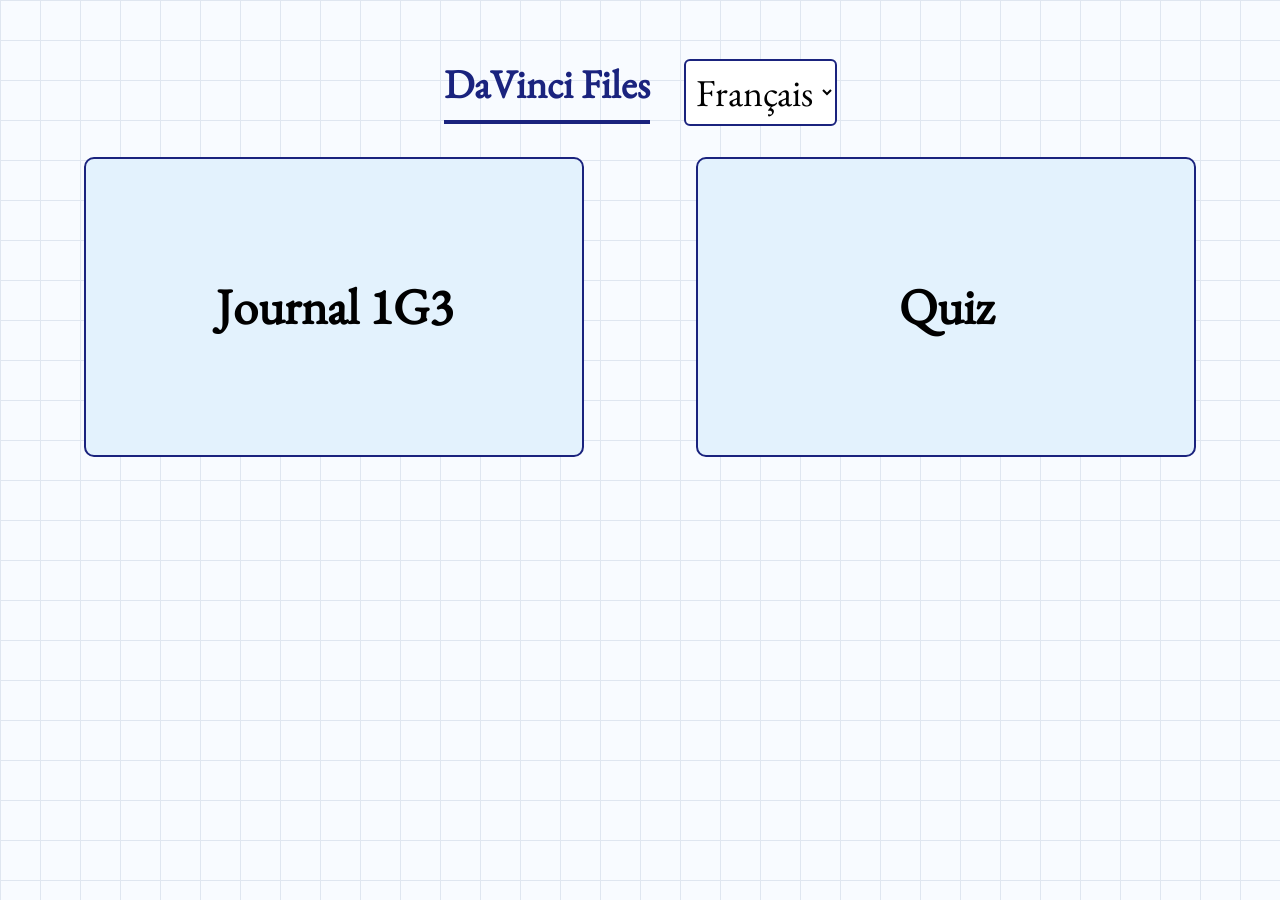
<file: index.html>
<!Doctype HTML>
<html>
	<head>
    <meta charset=utf-8>
		<link rel="stylesheet" href=./CSS/stylesheet.css>
		<title> Journal DNL </title>
    <script charset="utf-8" src="./script.js" defer></script>
	</head>
	<body>
		<table>
		<tr>
			<td>
      <div class="center">
			  <h1 class="main_title"> DaVinci Files </h1>
      </div>
			</td>
			<td>
      <select name="language" id="language" class="language">
        <option value="french">Français</option>
        <option value="english">English</option>
      </select>
			</td>
		</tr>
		</table>
		<div class="container">
			<button onclick="window.location.href='https://shrek-consul.my.canva.site/da-vinci-files-1'">Journal 1G3</button>
			<button onclick="window.location.href='./quiz/SiteWeb.html'">Quiz</button>
		</div>
	</body>
</html>
</file>
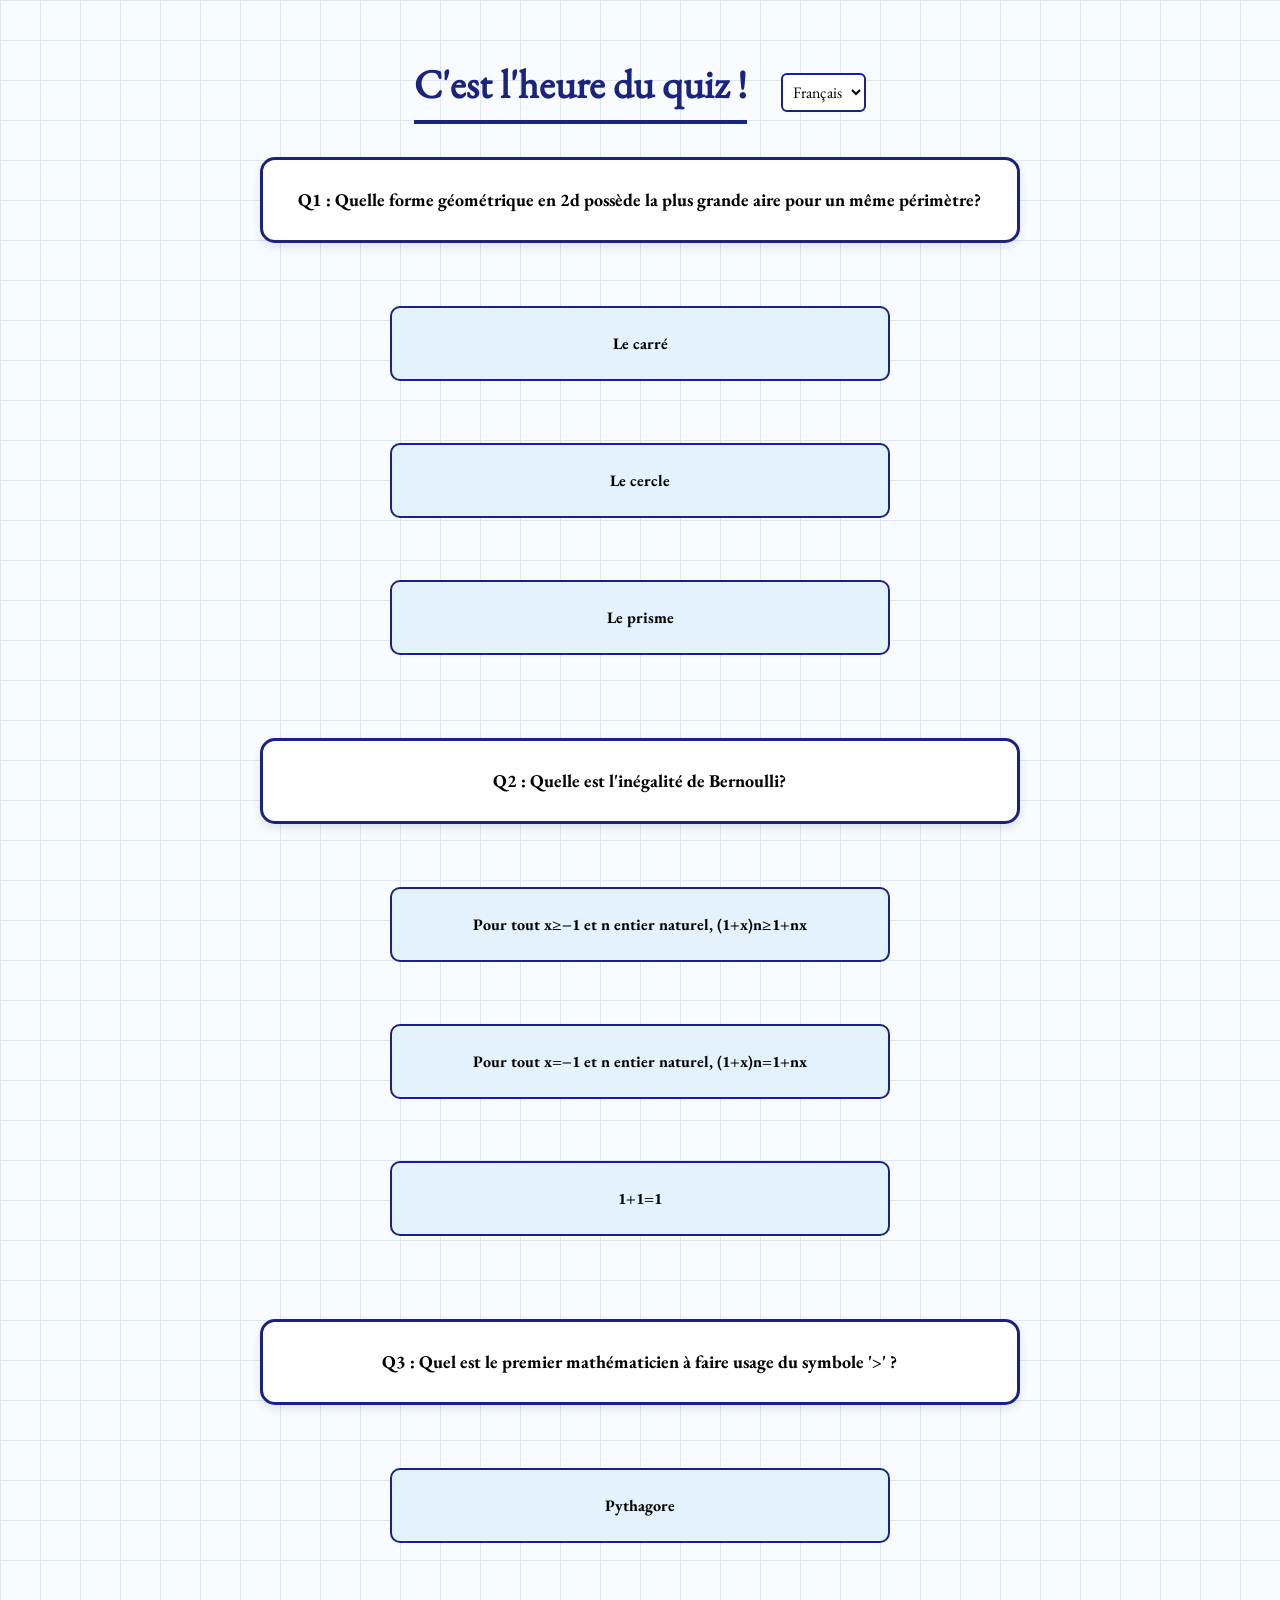
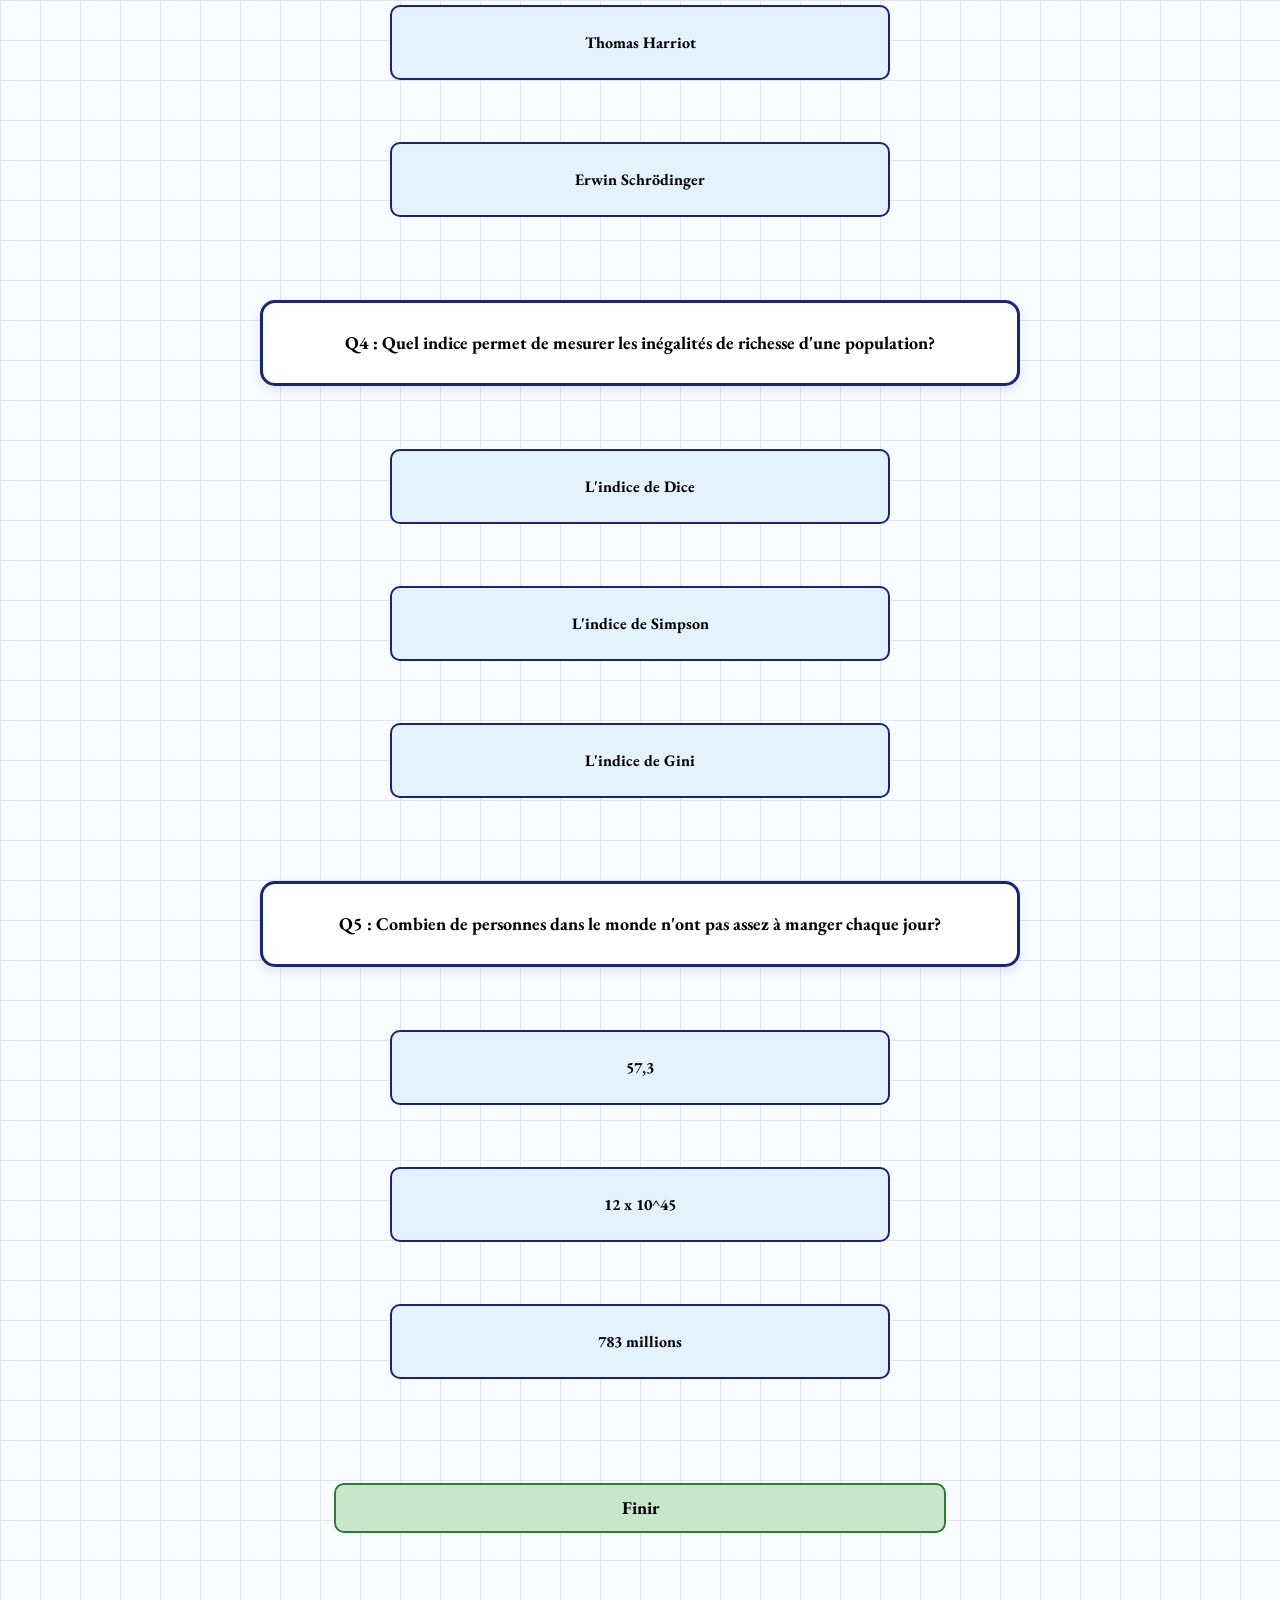
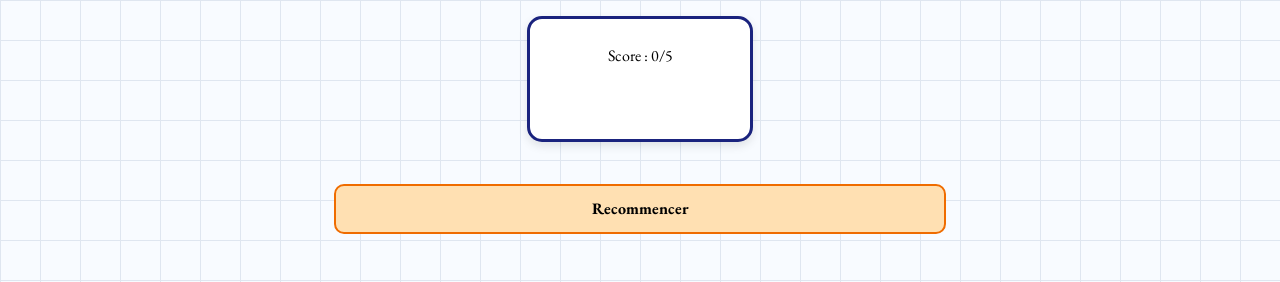
<file: quiz/SiteWeb.html>
<!DOCTYPE HTML>
<html>
<head>
    <meta charset="utf-8">
    <title>Quiz</title>
    <link rel="stylesheet" href="SiteWeb.css">
    <script src="SiteWeb.js" defer></script>
</head>

<body>

	<table>
	<tr>
		<td><h1 id="quiztitle">C'est l'heure du quiz !</h1></td>

		<td>
			<select id="language" onchange="changeLanguage()">
				<option value="fr">Français</option>
				<option value="en">English</option>
			</select>
		</td>
	</tr>
	</table>

    <!-- Question 1 -->
    <div id="divq">
        <p id="question1">Q1 : Quelle forme g&eacute;om&eacute;trique en 2d poss&egrave;de la plus grande aire pour un même p&eacute;rim&egrave;tre?</p>
    </div>

	<br><br><br>

    <button id="rep1" onclick="Color1()">Le carr&eacute;</button><br><br>
    <button id="rep2" onclick="Color1(); Add1();">Le cercle</button><br><br>
    <button id="rep3" onclick="Color1()">Le prisme</button>

    <br><br><br>

    <!-- Question 2 -->
    <div id="divq">
        <p id="question2">Q2 : Quelle est l'in&eacute;galit&eacute; de Bernoulli?</p>
    </div>
	
	<br><br><br>

    <button id="rep4" onclick="Color2(); Add1();">Pour tout x≥−1 et n entier naturel, (1+x)n≥1+nx</button><br><br>
    <button id="rep5" onclick="Color2()">Pour tout x=−1 et n entier naturel, (1+x)n=1+nx</button><br><br>
    <button id="rep6" onclick="Color2()">1+1=1</button>

    <br><br><br>

    <!-- Question 3 -->
    <div id="divq">
        <p id="question3">Q3 : Quel est le premier math&eacute;maticien &agrave; faire usage du symbole '>' ?</p>
    </div>
	
	<br><br><br>

    <button id="rep7" onclick="Color3()">Pythagore</button><br><br>
    <button id="rep8" onclick="Color3(); Add1();">Thomas Harriot</button><br><br>
    <button id="rep9" onclick="Color3()">Erwin Schrödinger</button>

    <br><br><br>

    <!-- Question 4 -->
    <div id="divq">
        <p id="question4">Q4 : Quel indice permet de mesurer les in&eacute;galit&eacute;s de richesse d'une population?</p>
    </div>
	
	<br><br><br>

    <button id="rep10" onclick="Color4()">L'indice de Dice</button><br><br>
    <button id="rep11" onclick="Color4()">L'indice de Simpson</button><br><br>
    <button id="rep12" onclick="Color4(); Add1();">L'indice de Gini</button>

    <br><br><br>

    <!-- Question 5 -->
    <div id="divq">
        <p id="question5">Q5 : Combien de personnes dans le monde n'ont pas assez &agrave; manger chaque jour?</p>
    </div>
	
	<br><br><br>

    <button id="rep13" onclick="Color5()">57,3</button><br><br>
    <button id="rep14" onclick="Color5()">12 x 10^45</button><br><br>
    <button id="rep15" onclick="Color5(); Add1();">783 millions</button>

    <br><br><br><br>

    <center>
        <button id="finish" onclick="finish()">Finir</button>
		<br>
		<br>
		<br>
		<div id="divscore">
			<p>Score : <span id="score">0</span>/5</p>
			<p id="message"></p>
		</div>	
    </center>

    <br><br>

    <center>
        <button id="restart" onclick="location.reload()">Recommencer</button>
    </center>

</body>
</html>
</file>
<file: quiz/SiteWeb.css>
/* ===== STYLE GENERAL ===== */
@font-face {
  font-family: 'Fontpasvole-Regular';
  src: url('../fonts/EBGaramond-Regular.ttf')  format('truetype');
}
@font-face {
  font-family: 'Fontpasvole-Bold';
  src: url('../fonts/EBGaramond-Bold.ttf');
}
body {
	padding: 20px;
	font-family: "Fontpasvole-Regular";
	background-color: #f8fbff;

	/* fond quadrillé style cahier de maths */
	background-image:
	linear-gradient(#dfe6f0 1px, transparent 1px),
	linear-gradient(90deg, #dfe6f0 1px, transparent 1px);

	background-size: 40px 40px;
	text-align: center;
}

/* ===== TITRE ===== */
#quiztitle {
	text-align: center;
	font-size: 40px;
	color: #1a237e;
	border-bottom: 4px solid #1a237e;
	padding-bottom: 10px;
	margin-bottom: 30px;
}

/* ===== QUESTIONS (toutes uniformes) ===== */
#divq {
	height: 60px;
	width: 60%;
	border: 3px solid #1a237e;
	border-radius: 15px;
	margin: auto;
	padding: 10px;
	background-color: white;
	box-shadow: 0px 4px 10px rgba(0,0,0,0.1);
}

/* IDs individuels des questions */
#question1,
#question2,
#question3,
#question4,
#question5 {
  font-family:"Fontpasvole-Bold";
	text-align: center;
	font-size: 18px;
}

/* ===== BOUTONS ===== */
button {
	border-radius: 10px;
	padding: 10px;
	cursor: pointer;
	margin: 0 auto 20px auto;
	display: block;

	background-color: #e3f2fd;
	border: 2px solid #1a237e;

	font-size: 16px;
  font-family:"Fontpasvole-Bold";
	transition: all 0.2s ease;
	width: 500px;    /* Tous les boutons mêmes dimensions */
	height: 75px;
	word-wrap: break-word;
}

button:hover {
	background-color: #bbdefb;
	transform: scale(1.05);
}

/* ===== BOUTON FIN ===== */
#finish {
	height: 50px;
	width: 50%;
	font-size: 18px;
	background-color: #c8e6c9;
	border: 2px solid #2e7d32;
}

/* ===== SCORE ===== */
#divscore {
	height: 110px;
	width: 220px;
	border: 3px solid #1a237e;
	border-radius: 15px;
	text-align: center;
	padding-top: 10px;
	margin: auto;
	background-color: white;
	box-shadow: 0px 4px 10px rgba(0,0,0,0.1);
}

/* ===== RESTART ===== */
#restart {
	height: 50px;
	width: 50%;
	background-color: #ffe0b2;
	border: 2px solid #ef6c00;
}

/* ===== TITRE ET SELECT ===== */
table {
	margin: auto;  /* centre le contenu du tableau */
}

#quiztitle {
	text-align: center;
	font-size: 40px;
	color: #1a237e;
	border-bottom: 4px solid #1a237e;
	padding-bottom: 10px;
	margin-bottom: 30px;
	vertical-align: middle;
}

#language {
	padding: 6px;
	font-size: 16px;
  font-family:"Fontpasvole-Regular";
	border-radius: 6px;
	border: 2px solid #1a237e;
	background-color: white;
	margin-left: 30px; /* décale un peu à droite */
	vertical-align: middle;
}
</file>
